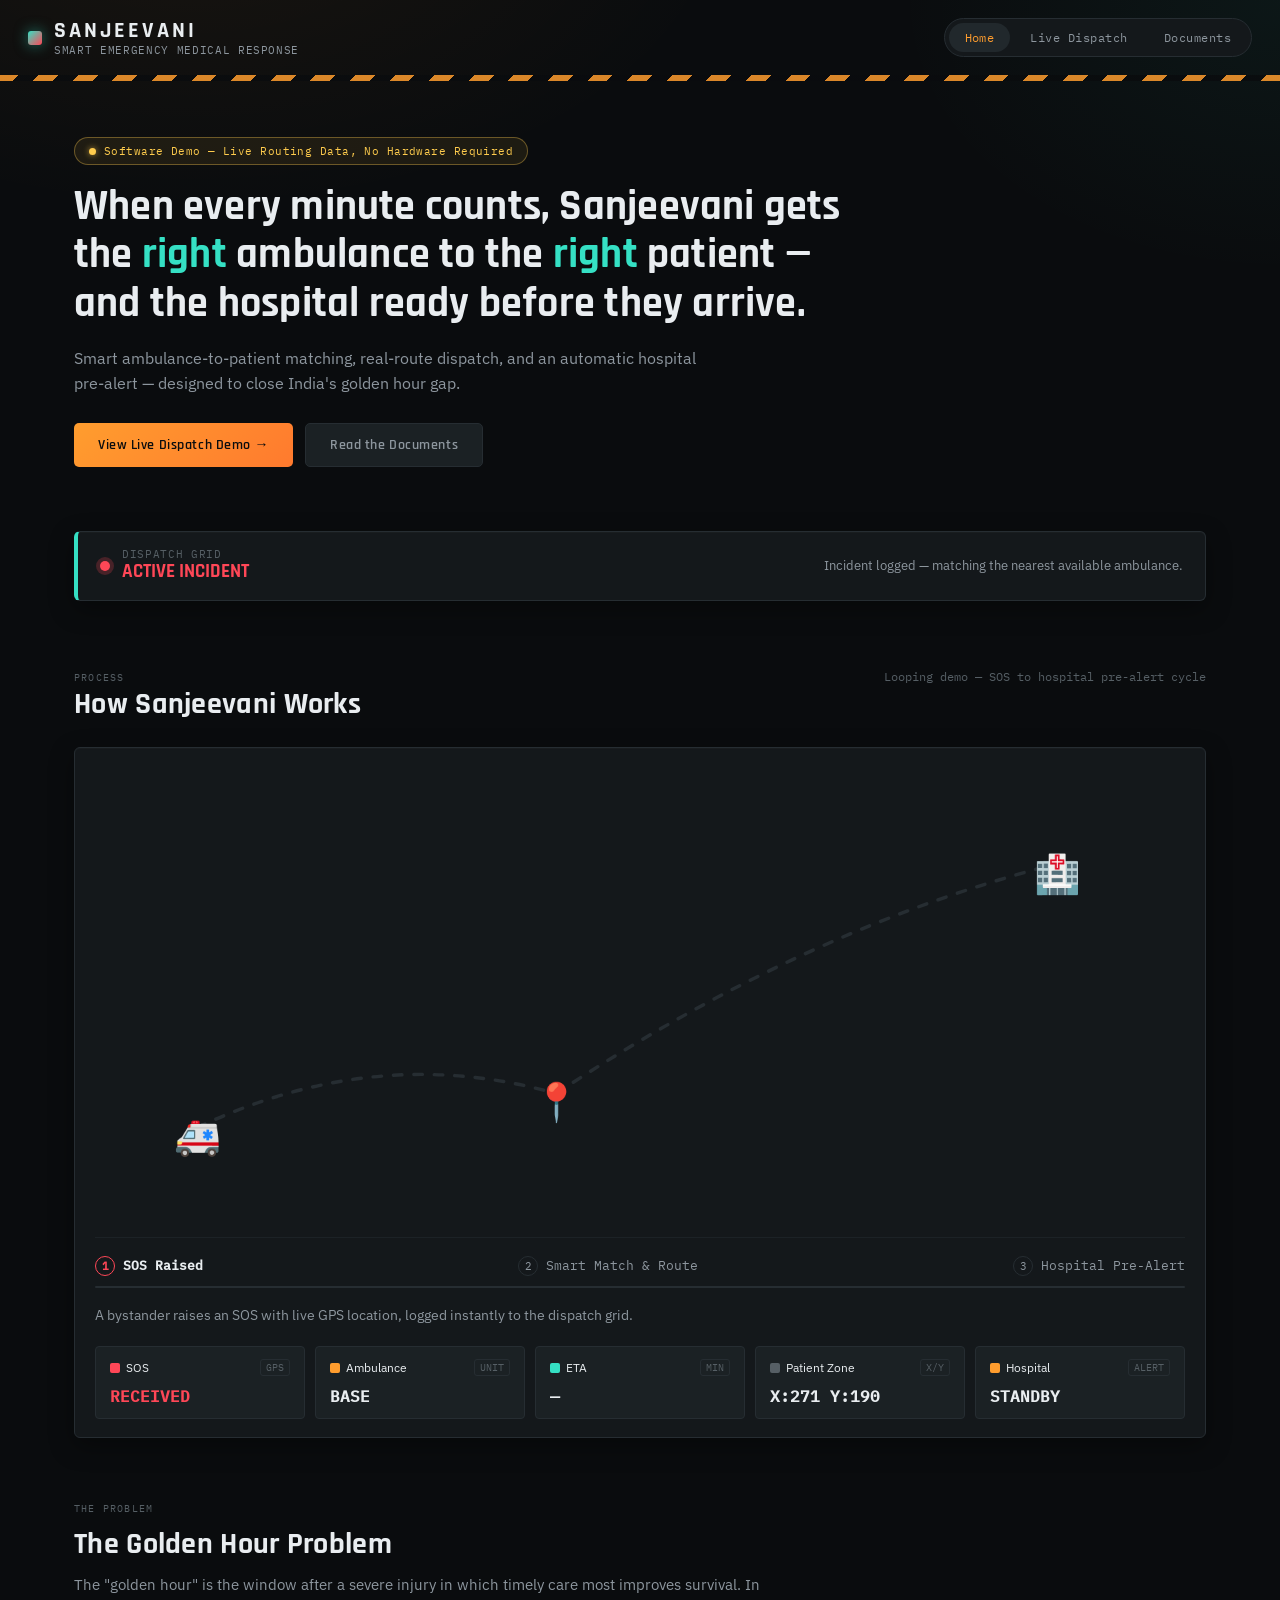
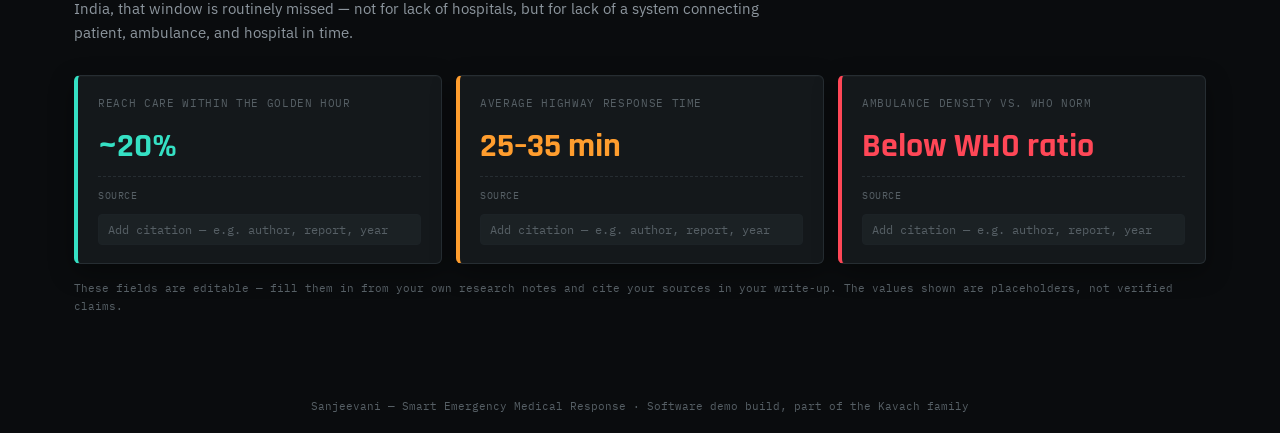
<file: index.html>
<!DOCTYPE html>
<html lang="en">
<head>
<meta charset="UTF-8">
<meta name="viewport" content="width=device-width, initial-scale=1.0">
<title>Sanjeevani — Smart Emergency Medical Response</title>
<meta name="description" content="Sanjeevani is a smart emergency medical response system — smart ambulance-to-patient matching, routing, and hospital pre-alert, closing the golden hour gap.">
<link rel="stylesheet" href="assets/docs/fonts/fonts.css">
<link rel="stylesheet" href="css/style.css">
</head>
<body>

  <header class="site-header">
    <div class="brand">
      <span class="brand-mark" aria-hidden="true"></span>
      <div class="brand-text">
        <span class="brand-name">SANJEEVANI</span>
        <span class="brand-sub">Smart Emergency Medical Response</span>
      </div>
    </div>
    <nav class="site-nav" aria-label="Primary">
      <a class="site-nav-link is-active" href="index.html">Home</a>
      <a class="site-nav-link" href="dispatch-demo.html">Live Dispatch</a>
      <a class="site-nav-link" href="documents.html">Documents</a>
    </nav>
  </header>

  <div class="hazard-rule" role="presentation"></div>

  <main class="page">

    <section class="hero">
      <div class="demo-mode-badge" role="note">
        <span class="demo-mode-dot" aria-hidden="true"></span>
        Software Demo — Live Routing Data, No Hardware Required
      </div>
      <h1 class="hero-pitch">When every minute counts, Sanjeevani gets the <em>right</em> ambulance to the <em>right</em> patient — and the hospital ready before they arrive.</h1>
      <p class="hero-sub">Smart ambulance-to-patient matching, real-route dispatch, and an automatic hospital pre-alert — designed to close India's golden hour gap.</p>
      <div class="hero-actions">
        <a class="btn-primary" href="dispatch-demo.html">View Live Dispatch Demo →</a>
        <a class="btn-ghost" href="documents.html">Read the Documents</a>
      </div>
    </section>

    <div class="status-bar" role="status">
      <div class="status-bar-main">
        <span class="status-bar-dot" id="status-bar-dot" aria-hidden="true"></span>
        <div class="status-bar-text">
          <span class="status-bar-label">DISPATCH GRID</span>
          <span class="status-bar-value" id="status-bar-value">STANDBY</span>
        </div>
      </div>
      <p class="status-bar-note" id="status-bar-note">Demo grid idle — watching for the next simulated SOS below.</p>
    </div>

    <section class="dispatch-preview" id="dispatch-preview" aria-labelledby="live-demo-heading">
      <div class="dispatch-preview-head">
        <div>
          <span class="panel-eyebrow">PROCESS</span>
          <h2 class="section-title" id="live-demo-heading">How Sanjeevani Works</h2>
        </div>
        <p class="dispatch-preview-note">Looping demo — SOS to hospital pre-alert cycle</p>
      </div>

      <div class="dispatch-preview-panel">
        <svg class="dispatch-preview-svg" viewBox="0 0 640 260" xmlns="http://www.w3.org/2000/svg" role="img" aria-label="Animated diagram of an ambulance driving from base to a patient, then on to a hospital">
          <!-- Leg 1: ambulance base -> patient -->
          <path class="preview-route-path" id="preview-route-1"></path>
          <path class="preview-progress-path" id="preview-progress-1"></path>
          <!-- Leg 2: patient -> hospital -->
          <path class="preview-route-path" id="preview-route-2"></path>
          <path class="preview-progress-path" id="preview-progress-2"></path>
          <!-- hospital, fixed position -->
          <g class="preview-hospital" id="preview-hospital" transform="translate(565,55)">
            <text class="preview-hospital-icon" x="0" y="8">🏥</text>
            <g class="preview-eta-badge" id="preview-eta-badge" transform="translate(0,-30)">
              <rect class="preview-eta-badge-bg" x="-22" y="-11" width="44" height="20" rx="10"></rect>
              <text class="preview-eta-badge-text" id="preview-eta-badge-text" x="0" y="3">ETA 7m</text>
            </g>
            <text class="preview-notify-icon" x="24" y="-14">🔔</text>
          </g>
          <!-- patient pin, repositioned each loop by dispatch-preview.js -->
          <g class="preview-patient-pin" id="preview-patient-pin">
            <circle class="preview-pin-pulse-ring" r="4"></circle>
            <text class="preview-pin-icon" x="0" y="7">📍</text>
          </g>
          <!-- ambulance, fixed base position, moved along the legs by JS -->
          <g class="preview-ambulance" id="preview-ambulance" transform="translate(60,210)">
            <text class="preview-ambulance-icon" x="0" y="7">🚑</text>
          </g>
        </svg>

        <div class="dispatch-stepper" id="dispatch-stepper">
          <div class="stepper-items">
            <div class="stepper-item" data-step="1">
              <span class="stepper-index">1</span>
              <span class="stepper-label">SOS Raised</span>
            </div>
            <div class="stepper-item" data-step="2">
              <span class="stepper-index">2</span>
              <span class="stepper-label">Smart Match &amp; Route</span>
            </div>
            <div class="stepper-item" data-step="3">
              <span class="stepper-index">3</span>
              <span class="stepper-label">Hospital Pre-Alert</span>
            </div>
          </div>
          <div class="stepper-track">
            <div class="stepper-track-fill" id="stepper-track-fill"></div>
          </div>
        </div>

        <p class="dispatch-caption" id="dispatch-caption">A bystander raises an SOS with live GPS location, logged instantly to the dispatch grid.</p>

        <div class="dispatch-readout" role="group" aria-label="Live dispatch readout">

          <div class="readout-card" data-tone="red">
            <div class="readout-head">
              <span class="readout-swatch"></span>
              <span class="readout-label">SOS</span>
              <span class="readout-tag">GPS</span>
            </div>
            <div class="readout-value" id="readout-sos">STANDBY</div>
          </div>

          <div class="readout-card" data-tone="amber">
            <div class="readout-head">
              <span class="readout-swatch"></span>
              <span class="readout-label">Ambulance</span>
              <span class="readout-tag">UNIT</span>
            </div>
            <div class="readout-value" id="readout-ambulance">BASE</div>
          </div>

          <div class="readout-card" data-tone="teal">
            <div class="readout-head">
              <span class="readout-swatch"></span>
              <span class="readout-label">ETA</span>
              <span class="readout-tag">MIN</span>
            </div>
            <div class="readout-value" id="readout-eta">—</div>
          </div>

          <div class="readout-card" data-tone="grey">
            <div class="readout-head">
              <span class="readout-swatch"></span>
              <span class="readout-label">Patient Zone</span>
              <span class="readout-tag">X/Y</span>
            </div>
            <div class="readout-value" id="readout-zone">X:0 Y:0</div>
          </div>

          <div class="readout-card" data-tone="amber">
            <div class="readout-head">
              <span class="readout-swatch"></span>
              <span class="readout-label">Hospital</span>
              <span class="readout-tag">ALERT</span>
            </div>
            <div class="readout-value" id="readout-hospital">STANDBY</div>
          </div>

        </div>
      </div>
    </section>

    <section class="golden-hour" aria-labelledby="golden-hour-title">
      <div class="section-head">
        <span class="panel-eyebrow">THE PROBLEM</span>
        <h2 class="section-title" id="golden-hour-title">The Golden Hour Problem</h2>
        <p class="section-lede">The "golden hour" is the window after a severe injury in which timely care most improves survival. In India, that window is routinely missed — not for lack of hospitals, but for lack of a system connecting patient, ambulance, and hospital in time.</p>
      </div>

      <div class="stat-panel" role="group" aria-label="Editable golden hour statistics">

        <div class="stat-card" data-tone="teal">
          <span class="stat-card-label">Reach Care Within the Golden Hour</span>
          <input class="stat-input" type="text" id="stat-golden-hour" value="~20%" aria-label="Percentage of accident victims reaching care within the golden hour">
          <span class="stat-source-label">Source</span>
          <input class="stat-source-input" type="text" id="source-golden-hour" placeholder="Add citation — e.g. author, report, year">
        </div>

        <div class="stat-card" data-tone="amber">
          <span class="stat-card-label">Average Highway Response Time</span>
          <input class="stat-input" type="text" id="stat-response-time" value="25–35 min" aria-label="Average highway ambulance response time">
          <span class="stat-source-label">Source</span>
          <input class="stat-source-input" type="text" id="source-response-time" placeholder="Add citation — e.g. author, report, year">
        </div>

        <div class="stat-card" data-tone="red">
          <span class="stat-card-label">Ambulance Density vs. WHO Norm</span>
          <input class="stat-input" type="text" id="stat-density" value="Below WHO ratio" aria-label="Ambulance density relative to WHO recommendation">
          <span class="stat-source-label">Source</span>
          <input class="stat-source-input" type="text" id="source-density" placeholder="Add citation — e.g. author, report, year">
        </div>

      </div>

      <p class="stat-panel-note">These fields are editable — fill them in from your own research notes and cite your sources in your write-up. The values shown are placeholders, not verified claims.</p>
    </section>

  </main>

  <footer class="site-footer">
    <span>Sanjeevani — Smart Emergency Medical Response · Software demo build, part of the Kavach family</span>
  </footer>

  <script src="js/dispatch-preview.js" defer></script>

</body>
</html>
</file>
<file: assets/docs/fonts/fonts.css>
/* ==========================================================================
   Locally bundled fonts — no CDN / Google Fonts dependency
   ========================================================================== */

@font-face {
  font-family: 'Rajdhani';
  font-style: normal;
  font-weight: 500;
  font-display: swap;
  src: url('rajdhani-latin-500-normal.woff2') format('woff2');
}
@font-face {
  font-family: 'Rajdhani';
  font-style: normal;
  font-weight: 600;
  font-display: swap;
  src: url('rajdhani-latin-600-normal.woff2') format('woff2');
}
@font-face {
  font-family: 'Rajdhani';
  font-style: normal;
  font-weight: 700;
  font-display: swap;
  src: url('rajdhani-latin-700-normal.woff2') format('woff2');
}

@font-face {
  font-family: 'IBM Plex Sans';
  font-style: normal;
  font-weight: 400;
  font-display: swap;
  src: url('ibm-plex-sans-latin-400-normal.woff2') format('woff2');
}
@font-face {
  font-family: 'IBM Plex Sans';
  font-style: normal;
  font-weight: 500;
  font-display: swap;
  src: url('ibm-plex-sans-latin-500-normal.woff2') format('woff2');
}
@font-face {
  font-family: 'IBM Plex Sans';
  font-style: normal;
  font-weight: 600;
  font-display: swap;
  src: url('ibm-plex-sans-latin-600-normal.woff2') format('woff2');
}

@font-face {
  font-family: 'IBM Plex Mono';
  font-style: normal;
  font-weight: 400;
  font-display: swap;
  src: url('ibm-plex-mono-latin-400-normal.woff2') format('woff2');
}
@font-face {
  font-family: 'IBM Plex Mono';
  font-style: normal;
  font-weight: 500;
  font-display: swap;
  src: url('ibm-plex-mono-latin-500-normal.woff2') format('woff2');
}
</file>
<file: css/style.css>
/* ==========================================================================
   Sanjeevani — Smart Emergency Medical Response
   MERGED STYLESHEET — combines the two versions you had into one file.

   What was wrong / what I did:
   - You had two stylesheets using two DIFFERENT token systems
     (--bg/--surface/--text... vs --ink/--panel/--paper/--muted...).
     If both ever got loaded, or your HTML mixed classes from both files,
     colors/fonts would silently fall back to browser defaults because the
     variables didn't exist in whichever file "won". That's almost
     certainly why things looked broken.
   - Kept the FIRST file as the base, since it's the literal Kavach Design
     System used across your other project sites (Extingo, etc.) and is
     the only one of the two with the dashboard, sensor tiles, log panel,
     input panel, documents page, and full dispatch-demo map/route styles.
     The second file only covered the homepage.
   - The second file's homepage "dispatch preview" section was a more
     finished revision (numbered stepper + live readout cards, JS-driven
     progress line instead of CSS keyframes) — I kept THAT version, but
     re-skinned every color/font in it to the Kavach tokens below so it
     matches the rest of the site instead of introducing a second palette.
   - Dropped the second file's global `section { border-bottom... }` rule
     on purpose — it would have added an unwanted divider line and huge
     padding to every <section> on every other page (dashboard, docs,
     dispatch demo), not just the homepage.
   ========================================================================== */
:root {
  --bg: #0a0c0e;
  --surface: #14181b;
  --surface-2: #1b2124;
  --surface-3: #21282c;
  --border: #262d32;
  --border-soft: #1c2226;

  --text: #e9edf0;
  --text-dim: #8d969e;
  --text-faint: #565f65;

  --amber: #ff9d2e;
  --amber-dim: #7a4f1c;
  --red: #ff4757;
  --red-dim: #6e232b;
  --teal: #35e0c4;
  --teal-dim: #1c5a4e;
  --yellow: #ffcc4d;

  --font-display: 'Rajdhani', sans-serif;
  --font-body: 'IBM Plex Sans', sans-serif;
  --font-mono: 'IBM Plex Mono', monospace;

  --radius: 6px;
  --shadow-panel: 0 1px 0 rgba(255,255,255,0.02) inset, 0 8px 24px rgba(0,0,0,0.35);
}

* { box-sizing: border-box; }

html, body {
  margin: 0;
  padding: 0;
  background: var(--bg);
  color: var(--text);
  font-family: var(--font-body);
  -webkit-font-smoothing: antialiased;
}

body {
  background-image:
    radial-gradient(ellipse 900px 500px at 15% -10%, rgba(255,157,46,0.06), transparent 60%),
    radial-gradient(ellipse 700px 500px at 100% 0%, rgba(53,224,196,0.05), transparent 55%);
  background-attachment: fixed;
}

h1, h2, h3 { margin: 0; font-family: var(--font-display); }

p { line-height: 1.6; }

a { color: inherit; }

:focus-visible {
  outline: 2px solid var(--teal);
  outline-offset: 2px;
}

/* ==========================================================================
   Header
   ========================================================================== */
.site-header {
  display: flex;
  align-items: center;
  justify-content: space-between;
  gap: 24px;
  padding: 18px 28px;
  flex-wrap: wrap;
}

.brand { display: flex; align-items: center; gap: 12px; }

.brand-mark {
  width: 14px;
  height: 14px;
  border-radius: 3px;
  background: linear-gradient(135deg, var(--teal), var(--red));
  box-shadow: 0 0 14px rgba(53,224,196,0.5);
  flex-shrink: 0;
}

.brand-text { display: flex; flex-direction: column; line-height: 1.1; }

.brand-name {
  font-family: var(--font-display);
  font-weight: 700;
  font-size: 22px;
  letter-spacing: 0.14em;
}

.brand-sub {
  font-family: var(--font-mono);
  font-size: 11px;
  color: var(--text-dim);
  letter-spacing: 0.06em;
  text-transform: uppercase;
}

.site-nav {
  display: flex;
  gap: 4px;
  background: var(--surface);
  border: 1px solid var(--border);
  border-radius: 20px;
  padding: 4px;
}

.site-nav-link {
  font-family: var(--font-mono);
  font-size: 12px;
  letter-spacing: 0.04em;
  text-decoration: none;
  color: var(--text-dim);
  padding: 7px 16px;
  border-radius: 16px;
  transition: color 0.2s ease, background 0.2s ease;
}
.site-nav-link:hover { color: var(--text); }
.site-nav-link.is-active {
  background: var(--surface-3);
  color: var(--amber);
}

/* Signature hazard-stripe divider, directly under the header */
.hazard-rule {
  height: 6px;
  width: 100%;
  background: repeating-linear-gradient(
    -45deg,
    var(--amber) 0px,
    var(--amber) 14px,
    #0a0c0e 14px,
    #0a0c0e 28px
  );
  opacity: 0.85;
}

/* ==========================================================================
   Page shell
   ========================================================================== */
.page {
  max-width: 1180px;
  margin: 0 auto;
  padding: 0 24px 64px;
  display: flex;
  flex-direction: column;
  gap: 64px;
}

.panel-eyebrow {
  font-family: var(--font-mono);
  font-size: 10px;
  letter-spacing: 0.12em;
  color: var(--text-faint);
  text-transform: uppercase;
}

.section-head {
  display: flex;
  flex-direction: column;
  gap: 10px;
  max-width: 720px;
  margin-bottom: 30px;
}

.section-title {
  font-size: 30px;
  font-weight: 700;
  letter-spacing: 0.01em;
}

.section-lede {
  font-size: 15px;
  color: var(--text-dim);
  margin: 0;
}

/* ==========================================================================
   Demo mode badge (shared component)
   ========================================================================== */
.demo-mode-badge {
  align-self: flex-start;
  display: inline-flex;
  align-items: center;
  gap: 8px;
  font-family: var(--font-mono);
  font-size: 11px;
  letter-spacing: 0.04em;
  color: var(--yellow);
  background: rgba(255, 204, 77, 0.08);
  border: 1px solid rgba(255, 204, 77, 0.35);
  border-radius: 20px;
  padding: 6px 14px;
}

.demo-mode-dot {
  width: 7px;
  height: 7px;
  border-radius: 50%;
  background: var(--yellow);
  box-shadow: 0 0 6px rgba(255, 204, 77, 0.7);
  flex-shrink: 0;
}

.demo-mode-badge--critical {
  color: var(--red);
  background: rgba(255, 71, 87, 0.08);
  border-color: rgba(255, 71, 87, 0.35);
}
.demo-mode-badge--critical .demo-mode-dot {
  background: var(--red);
  box-shadow: 0 0 6px rgba(255, 71, 87, 0.7);
}

.badge-row {
  display: flex;
  flex-wrap: wrap;
  gap: 10px;
}

/* ==========================================================================
   Hero
   ========================================================================== */
.hero {
  padding-top: 56px;
  display: flex;
  flex-direction: column;
  align-items: flex-start;
  gap: 18px;
}

.hero-pitch {
  font-size: 42px;
  font-weight: 700;
  line-height: 1.15;
  letter-spacing: 0.005em;
  max-width: 780px;
}

.hero-pitch em {
  font-style: normal;
  color: var(--teal);
}

.hero-sub {
  font-size: 16px;
  color: var(--text-dim);
  max-width: 640px;
  margin: 0;
}

.hero-actions {
  display: flex;
  gap: 12px;
  flex-wrap: wrap;
  margin-top: 8px;
}

/* ==========================================================================
   Buttons
   ========================================================================== */
.btn-primary,
.btn-ghost {
  all: unset;
  cursor: pointer;
  display: inline-flex;
  align-items: center;
  gap: 8px;
  font-family: var(--font-display);
  font-weight: 600;
  font-size: 14px;
  letter-spacing: 0.04em;
  padding: 12px 24px;
  border-radius: 5px;
  text-align: center;
  box-sizing: border-box;
}

.btn-primary {
  background: linear-gradient(135deg, var(--amber), #ff7a2e);
  color: #0a0c0e;
}
.btn-primary:hover { filter: brightness(1.08); }
.btn-primary:focus-visible { outline: 2px solid var(--text); outline-offset: 2px; }

.btn-ghost {
  background: var(--surface-2);
  border: 1px solid var(--border);
  color: var(--text-dim);
}
.btn-ghost:hover { border-color: var(--text-dim); color: var(--text); }
.btn-ghost:focus-visible { outline: 2px solid var(--teal); outline-offset: 2px; }

/* ==========================================================================
   Golden Hour Problem — stat panel
   ========================================================================== */
.golden-hour {
  display: flex;
  flex-direction: column;
}

.stat-panel {
  display: grid;
  grid-template-columns: repeat(auto-fit, minmax(220px, 1fr));
  gap: 14px;
}

.stat-card {
  background: var(--surface);
  border: 1px solid var(--border);
  border-left: 4px solid var(--border);
  border-radius: var(--radius);
  padding: 20px 20px 18px;
  box-shadow: var(--shadow-panel);
  display: flex;
  flex-direction: column;
  gap: 12px;
}

.stat-card-label {
  font-family: var(--font-mono);
  font-size: 11px;
  color: var(--text-faint);
  text-transform: uppercase;
  letter-spacing: 0.06em;
}

.stat-input {
  all: unset;
  box-sizing: border-box;
  width: 100%;
  font-family: var(--font-display);
  font-weight: 700;
  font-size: 34px;
  color: var(--teal);
  background: transparent;
  border-bottom: 1px dashed var(--border);
  padding: 2px 0 8px;
}
.stat-input:focus {
  border-bottom-color: var(--teal);
}
.stat-input::placeholder { color: var(--text-faint); }

.stat-card[data-tone="teal"] { border-left-color: var(--teal); }
.stat-card[data-tone="teal"] .stat-input { color: var(--teal); }
.stat-card[data-tone="amber"] { border-left-color: var(--amber); }
.stat-card[data-tone="amber"] .stat-input { color: var(--amber); }
.stat-card[data-tone="red"] { border-left-color: var(--red); }
.stat-card[data-tone="red"] .stat-input { color: var(--red); }

.stat-source-label {
  font-family: var(--font-mono);
  font-size: 10px;
  color: var(--text-faint);
  text-transform: uppercase;
  letter-spacing: 0.06em;
}

.stat-source-input {
  all: unset;
  box-sizing: border-box;
  width: 100%;
  font-family: var(--font-mono);
  font-size: 12px;
  color: var(--text-dim);
  background: var(--surface-2);
  border: 1px solid var(--border-soft);
  border-radius: 4px;
  padding: 7px 9px;
}
.stat-source-input:focus {
  outline: 2px solid var(--teal);
  outline-offset: 1px;
  border-color: var(--teal);
}
.stat-source-input::placeholder { color: var(--text-faint); }

.stat-panel-note {
  margin: 16px 0 0;
  font-family: var(--font-mono);
  font-size: 11px;
  color: var(--text-faint);
  line-height: 1.6;
}

/* ==========================================================================
   How Sanjeevani Works — 3-step flow
   ========================================================================== */
.step-flow {
  display: grid;
  grid-template-columns: repeat(3, 1fr);
  gap: 0;
  align-items: stretch;
}

.step-card {
  background: var(--surface);
  border: 1px solid var(--border);
  border-radius: var(--radius);
  box-shadow: var(--shadow-panel);
  padding: 24px 22px;
  display: flex;
  flex-direction: column;
  gap: 14px;
  position: relative;
}

.step-index {
  font-family: var(--font-mono);
  font-size: 11px;
  color: var(--text-faint);
  letter-spacing: 0.1em;
}

.step-icon {
  width: 44px;
  height: 44px;
  border-radius: 10px;
  background: var(--surface-3);
  border: 1px solid var(--border);
  display: flex;
  align-items: center;
  justify-content: center;
  font-size: 20px;
}

.step-card[data-step="1"] .step-icon { color: var(--red); box-shadow: 0 0 14px rgba(255,71,87,0.18) inset; }
.step-card[data-step="2"] .step-icon { color: var(--teal); box-shadow: 0 0 14px rgba(53,224,196,0.18) inset; }
.step-card[data-step="3"] .step-icon { color: var(--amber); box-shadow: 0 0 14px rgba(255,157,46,0.18) inset; }

.step-title {
  font-size: 18px;
  font-weight: 600;
}

.step-desc {
  font-size: 13.5px;
  color: var(--text-dim);
  margin: 0;
  line-height: 1.55;
}

.step-connector {
  display: flex;
  align-items: center;
  justify-content: center;
  color: var(--text-faint);
  font-family: var(--font-mono);
  font-size: 18px;
  padding: 0 4px;
}

/* ==========================================================================
   Status bar — thin live-status strip that sits between the hero and the
   dispatch preview panel on the homepage (ported from the second file)
   ========================================================================== */
.status-bar {
  display: flex;
  align-items: center;
  justify-content: space-between;
  flex-wrap: wrap;
  gap: 8px 20px;
  padding: 16px 22px;
  background: var(--surface);
  border: 1px solid var(--border);
  border-left: 4px solid var(--teal);
  border-radius: var(--radius);
  box-shadow: var(--shadow-panel);
}

.status-bar-main { display: flex; align-items: center; gap: 12px; }

.status-bar-dot {
  width: 10px;
  height: 10px;
  border-radius: 50%;
  background: var(--teal);
  box-shadow: 0 0 0 4px rgba(53, 224, 196, 0.22);
  flex-shrink: 0;
  transition: background 200ms ease, box-shadow 200ms ease;
}
.status-bar-dot.is-live {
  background: var(--red);
  box-shadow: 0 0 0 4px rgba(255, 71, 87, 0.22);
  animation: status-bar-pulse 1200ms ease-in-out infinite;
}

@keyframes status-bar-pulse {
  0%, 100% { transform: scale(1); }
  50% { transform: scale(1.25); }
}

.status-bar-text { display: flex; flex-direction: column; line-height: 1.2; }

.status-bar-label {
  font-family: var(--font-mono);
  font-size: 11px;
  letter-spacing: 0.06em;
  color: var(--text-faint);
  text-transform: uppercase;
}

.status-bar-value {
  font-family: var(--font-display);
  font-size: 19px;
  font-weight: 700;
  color: var(--teal);
  transition: color 200ms ease;
}
.status-bar-value.is-live { color: var(--red); }

.status-bar-note {
  margin: 0;
  font-size: 13px;
  color: var(--text-dim);
}

/* ==========================================================================
   Dashboard-style page shell (dispatch demo, etc.)
   ========================================================================== */
.dashboard {
  max-width: 1180px;
  margin: 0 auto;
  padding: 28px 24px 64px;
  display: flex;
  flex-direction: column;
  gap: 22px;
}

.header-meta { display: flex; gap: 28px; flex-wrap: wrap; }

.meta-item { display: flex; flex-direction: column; gap: 2px; }

.meta-label {
  font-family: var(--font-mono);
  font-size: 10px;
  text-transform: uppercase;
  letter-spacing: 0.08em;
  color: var(--text-faint);
}

.meta-value {
  font-family: var(--font-mono);
  font-size: 14px;
  color: var(--text);
  font-weight: 500;
}

.panel-title {
  font-size: 19px;
  font-weight: 600;
  letter-spacing: 0.02em;
}

.panel-note {
  font-family: var(--font-mono);
  font-size: 11px;
  color: var(--text-faint);
}

.panel-head {
  display: flex;
  align-items: baseline;
  gap: 10px;
  margin-bottom: 14px;
  flex-wrap: wrap;
}
.panel-head .panel-title { margin-right: auto; }

/* ==========================================================================
   Status banner (dashboard-page emergency status, distinct from .status-bar)
   ========================================================================== */
.status-banner {
  display: flex;
  align-items: center;
  gap: 16px;
  padding: 16px 20px;
  border-radius: var(--radius);
  border: 1px solid var(--border);
  background: var(--surface);
  box-shadow: var(--shadow-panel);
  transition: background 0.4s ease, border-color 0.4s ease;
}

.status-led {
  width: 12px;
  height: 12px;
  border-radius: 50%;
  background: var(--teal);
  box-shadow: 0 0 10px var(--teal);
  flex-shrink: 0;
}

.status-copy { display: flex; flex-direction: column; gap: 2px; }

.status-label {
  font-family: var(--font-mono);
  font-size: 10px;
  color: var(--text-faint);
  text-transform: uppercase;
  letter-spacing: 0.08em;
}

.status-value {
  font-family: var(--font-display);
  font-weight: 700;
  font-size: 22px;
  letter-spacing: 0.06em;
}

.status-detail {
  font-family: var(--font-mono);
  font-size: 12px;
  color: var(--text-dim);
  margin-left: auto;
  text-align: right;
}

.status-normal .status-led { background: var(--teal); box-shadow: 0 0 10px var(--teal); }
.status-normal .status-value { color: var(--teal); }

.status-warning { border-color: var(--amber-dim); }
.status-warning .status-led { background: var(--amber); box-shadow: 0 0 10px var(--amber); }
.status-warning .status-value { color: var(--amber); }

.status-emergency {
  border-color: var(--red);
  background: linear-gradient(180deg, rgba(255,71,87,0.10), rgba(255,71,87,0.02));
  animation: emergency-pulse 1.4s ease-in-out infinite;
}
.status-emergency .status-led { background: var(--red); box-shadow: 0 0 14px var(--red); }
.status-emergency .status-value { color: var(--red); }

@keyframes emergency-pulse {
  0%, 100% { box-shadow: 0 0 0 rgba(255,71,87,0); }
  50% { box-shadow: 0 0 26px rgba(255,71,87,0.28); }
}

/* ==========================================================================
   Sensor-tile component
   ========================================================================== */
.sensor-grid {
  display: grid;
  grid-template-columns: repeat(auto-fit, minmax(170px, 1fr));
  gap: 14px;
}

.sensor-tile {
  background: var(--surface);
  border: 1px solid var(--border);
  border-radius: var(--radius);
  padding: 14px 16px;
  display: flex;
  flex-direction: column;
  gap: 10px;
  box-shadow: var(--shadow-panel);
  transition: border-color 0.3s ease;
}

.sensor-tile[data-state="warning"] { border-color: var(--amber-dim); }
.sensor-tile[data-state="emergency"] { border-color: var(--red); }
.sensor-tile[data-state="active"] { border-color: var(--teal-dim); }

.tile-head { display: flex; align-items: center; gap: 8px; }

.tile-icon {
  width: 14px;
  height: 14px;
  border-radius: 3px;
  background: var(--surface-3);
  flex-shrink: 0;
}
.tile-icon-ambulance { background: var(--red); box-shadow: 0 0 8px rgba(255,71,87,0.4); }
.tile-icon-hospital { background: var(--amber); box-shadow: 0 0 8px rgba(255,157,46,0.4); }

.tile-title {
  font-size: 14px;
  font-weight: 600;
  flex: 1;
}

.tile-tag {
  font-family: var(--font-mono);
  font-size: 9px;
  color: var(--text-faint);
  border: 1px solid var(--border);
  border-radius: 3px;
  padding: 1px 5px;
  letter-spacing: 0.06em;
}

.tile-body {
  display: flex;
  align-items: baseline;
  gap: 5px;
  font-family: var(--font-mono);
}

.tile-value {
  font-size: 26px;
  font-weight: 600;
  color: var(--text);
}
.tile-value.is-active { color: var(--teal); }

.tile-unit { font-size: 12px; color: var(--text-faint); }

.tile-trend { margin-left: auto; font-size: 14px; color: var(--text-faint); }
.tile-trend[data-trend="down"] { color: var(--teal); }
.tile-trend[data-trend="up"] { color: var(--amber); }

.tile-foot { border-top: 1px solid var(--border-soft); padding-top: 8px; }

.tile-state {
  font-family: var(--font-mono);
  font-size: 11px;
  color: var(--text-dim);
}

/* ==========================================================================
   Log panel
   ========================================================================== */
.log-panel {
  background: var(--surface);
  border: 1px solid var(--border);
  border-radius: var(--radius);
  padding: 4px 18px 12px;
  box-shadow: var(--shadow-panel);
}

.log-toggle {
  all: unset;
  display: flex;
  align-items: center;
  gap: 10px;
  width: 100%;
  cursor: pointer;
  padding: 12px 0;
  box-sizing: border-box;
}
.log-toggle .panel-title { margin-right: auto; }
.log-toggle-icon { color: var(--text-faint); transition: transform 0.25s ease; }
.log-toggle[aria-expanded="false"] .log-toggle-icon { transform: rotate(-90deg); }
.log-toggle[aria-expanded="false"] + .log-list { display: none; }

.log-list {
  list-style: none;
  margin: 4px 0 0;
  padding: 0;
  display: flex;
  flex-direction: column;
  gap: 6px;
}

.log-list li {
  display: flex;
  gap: 10px;
  font-family: var(--font-mono);
  font-size: 12px;
  padding: 8px 10px;
  border-radius: 4px;
  background: var(--surface-2);
  border-left: 2px solid var(--border);
  color: var(--text-dim);
}

.log-list li .log-time { color: var(--text-faint); flex-shrink: 0; }
.log-list li.log-warning { border-left-color: var(--amber); color: var(--text); }
.log-list li.log-emergency { border-left-color: var(--red); color: var(--text); }
.log-list li.log-normal { border-left-color: var(--teal); }
.log-list li.log-info { border-left-color: var(--border); }

.log-empty { color: var(--text-faint); font-style: normal; padding: 10px; }

/* ==========================================================================
   Input panel
   ========================================================================== */
.input-panel {
  background: var(--surface);
  border: 1px solid var(--border);
  border-radius: var(--radius);
  padding: 20px 22px 22px;
  box-shadow: var(--shadow-panel);
}

.input-grid {
  display: grid;
  grid-template-columns: repeat(auto-fit, minmax(160px, 1fr));
  gap: 16px;
}

.input-field { display: flex; flex-direction: column; gap: 6px; }

.input-field label {
  font-family: var(--font-mono);
  font-size: 11px;
  color: var(--text-dim);
  text-transform: uppercase;
  letter-spacing: 0.05em;
}

.input-field input[type="text"],
.input-field select {
  background: var(--surface-2);
  border: 1px solid var(--border);
  border-radius: 4px;
  color: var(--text);
  font-family: var(--font-mono);
  font-size: 14px;
  padding: 9px 10px;
  width: 100%;
}
.input-field input[type="text"]:focus,
.input-field select:focus {
  outline: 2px solid var(--teal);
  outline-offset: 1px;
  border-color: var(--teal);
}

.input-hint {
  margin: 14px 0 0;
  font-size: 12px;
  color: var(--text-faint);
  line-height: 1.5;
}

.input-actions {
  display: flex;
  gap: 12px;
  margin-top: 20px;
  flex-wrap: wrap;
}

.submit-btn, .reset-btn, .resolve-btn {
  all: unset;
  cursor: pointer;
  font-family: var(--font-display);
  font-weight: 600;
  font-size: 14px;
  letter-spacing: 0.04em;
  padding: 11px 22px;
  border-radius: 5px;
  text-align: center;
}

.submit-btn {
  background: linear-gradient(135deg, var(--amber), #ff7a2e);
  color: #0a0c0e;
}
.submit-btn:hover { filter: brightness(1.08); }
.submit-btn:focus-visible { outline: 2px solid var(--text); outline-offset: 2px; }
.submit-btn:disabled { opacity: 0.5; cursor: not-allowed; filter: none; }

.reset-btn {
  background: var(--surface-2);
  border: 1px solid var(--border);
  color: var(--text-dim);
}
.reset-btn:hover { border-color: var(--text-dim); color: var(--text); }
.reset-btn:focus-visible { outline: 2px solid var(--text); outline-offset: 2px; }

.resolve-btn {
  background: linear-gradient(135deg, var(--teal), #1fb39c);
  color: #0a0c0e;
}
.resolve-btn:hover { filter: brightness(1.08); }
.resolve-btn:focus-visible { outline: 2px solid var(--text); outline-offset: 2px; }

/* ==========================================================================
   Documents page
   ========================================================================== */
.page-intro {
  display: flex;
  flex-direction: column;
  gap: 4px;
  margin-bottom: 4px;
}
.page-intro .panel-title { font-size: 24px; }
.page-intro-note {
  font-family: var(--font-mono);
  font-size: 12px;
  color: var(--text-faint);
}

.doc-grid {
  display: grid;
  grid-template-columns: repeat(auto-fit, minmax(280px, 1fr));
  gap: 18px;
}

.doc-card {
  background: var(--surface);
  border: 1px solid var(--border);
  border-radius: var(--radius);
  box-shadow: var(--shadow-panel);
  display: flex;
  flex-direction: column;
  overflow: hidden;
}

.doc-card-head {
  padding: 16px 18px 12px;
  display: flex;
  flex-direction: column;
  gap: 4px;
}

.doc-card-eyebrow {
  font-family: var(--font-mono);
  font-size: 10px;
  letter-spacing: 0.1em;
  text-transform: uppercase;
  color: var(--amber);
}

.doc-card-title {
  font-family: var(--font-display);
  font-size: 19px;
  font-weight: 600;
}

.doc-card-desc {
  font-size: 13px;
  color: var(--text-dim);
  line-height: 1.4;
  margin: 2px 0 0;
}

.doc-preview-wrap {
  position: relative;
  height: 220px;
  background: var(--surface-2);
  border-top: 1px solid var(--border-soft);
  border-bottom: 1px solid var(--border-soft);
}

.doc-preview-wrap iframe,
.doc-preview-wrap video {
  width: 100%;
  height: 100%;
  border: 0;
  display: block;
  background: #0d1011;
}

.doc-preview-fallback {
  position: absolute;
  inset: 0;
  display: flex;
  align-items: center;
  justify-content: center;
  flex-direction: column;
  gap: 6px;
  padding: 16px;
  text-align: center;
  font-family: var(--font-mono);
  font-size: 11px;
  color: var(--text-faint);
  pointer-events: none;
}

.doc-card-foot {
  padding: 12px 18px 16px;
  display: flex;
  align-items: center;
  gap: 12px;
}

.doc-tag {
  font-family: var(--font-mono);
  font-size: 10px;
  color: var(--text-faint);
  border: 1px solid var(--border);
  border-radius: 3px;
  padding: 2px 6px;
  letter-spacing: 0.04em;
}

.doc-download {
  margin-left: auto;
  display: inline-flex;
  align-items: center;
  gap: 6px;
  font-family: var(--font-display);
  font-weight: 600;
  font-size: 13px;
  letter-spacing: 0.02em;
  color: #0a0c0e;
  background: linear-gradient(135deg, var(--amber), #ff7a2e);
  text-decoration: none;
  padding: 8px 16px;
  border-radius: 5px;
  transition: filter 0.2s ease;
}
.doc-download:hover { filter: brightness(1.08); }
.doc-download:focus-visible { outline: 2px solid var(--text); outline-offset: 2px; }
.doc-download-icon { font-size: 12px; }

/* ==========================================================================
   Footer
   ========================================================================== */
.site-footer {
  text-align: center;
  padding: 20px;
  font-family: var(--font-mono);
  font-size: 11px;
  color: var(--text-faint);
}

/* ==========================================================================
   Page fade-in
   ========================================================================== */
.site-header,
.page,
.dashboard {
  animation: page-fade-in 0.4s ease both;
}
@keyframes page-fade-in {
  from { opacity: 0; transform: translateY(6px); }
  to   { opacity: 1; transform: translateY(0); }
}

/* ==========================================================================
   Dispatch demo page — map + routing layout
   ========================================================================== */
.dispatch-layout {
  display: grid;
  grid-template-columns: 1.4fr 1fr;
  gap: 14px;
  align-items: start;
}

.map-panel,
.route-panel,
.prealert-panel {
  background: var(--surface);
  border: 1px solid var(--border);
  border-radius: var(--radius);
  padding: 16px 18px 18px;
  box-shadow: var(--shadow-panel);
}

.map-canvas-wrap {
  position: relative;
  height: 420px;
  border-radius: 4px;
  overflow: hidden;
  border: 1px solid var(--border-soft);
  background: var(--surface-2);
}

#map { position: absolute; inset: 0; width: 100%; height: 100%; }

.map-fallback {
  position: absolute;
  inset: 0;
  display: none;
  flex-direction: column;
  align-items: center;
  justify-content: center;
  gap: 12px;
  padding: 20px;
  text-align: center;
}
.map-fallback.is-visible { display: flex; }

.map-fallback-label {
  font-family: var(--font-mono);
  font-size: 11px;
  color: var(--text-faint);
  max-width: 340px;
}

.map-fallback-list {
  list-style: none;
  margin: 0;
  padding: 0;
  display: flex;
  flex-direction: column;
  gap: 6px;
  width: 100%;
  max-width: 360px;
}

.map-fallback-list li {
  display: flex;
  align-items: center;
  gap: 8px;
  font-family: var(--font-mono);
  font-size: 12px;
  color: var(--text-dim);
  background: var(--surface);
  border: 1px solid var(--border-soft);
  border-radius: 4px;
  padding: 8px 10px;
  text-align: left;
}
.map-fallback-list li[data-role="patient"] { border-left: 2px solid var(--red); }
.map-fallback-list li[data-role="ambulance-dispatched"] { border-left: 2px solid var(--teal); }
.map-fallback-list li[data-role="ambulance"] { border-left: 2px solid var(--border); color: var(--text-faint); }
.map-fallback-list li[data-role="hospital-chosen"] { border-left: 2px solid var(--amber); }
.map-fallback-list li[data-role="hospital"] { border-left: 2px solid var(--border); color: var(--text-faint); }

.map-fallback-empty {
  font-family: var(--font-mono);
  font-size: 12px;
  color: var(--text-faint);
}

/* Leaflet marker icons */
.marker-icon {
  font-size: 20px;
  line-height: 1;
  filter: drop-shadow(0 2px 4px rgba(0,0,0,0.5));
}
.marker-icon-ambulance { opacity: 0.55; }
.marker-icon-ambulance.is-dispatched { opacity: 1; animation: marker-pulse 1.2s ease-in-out infinite; }
.marker-icon-hospital { opacity: 0.55; }
.marker-icon-hospital.is-chosen { opacity: 1; }
.marker-icon-patient { opacity: 1; }

@keyframes marker-pulse {
  0%, 100% { transform: scale(1); }
  50% { transform: scale(1.18); }
}

.ext-marker-tooltip {
  font-family: var(--font-mono) !important;
  font-size: 11px !important;
  background: var(--surface-2) !important;
  color: var(--text) !important;
  border: 1px solid var(--border) !important;
  border-radius: 4px !important;
}

.route-leg {
  margin-bottom: 20px;
}
.route-leg:last-child { margin-bottom: 0; }

.route-leg-head {
  display: flex;
  align-items: center;
  gap: 8px;
  margin-bottom: 10px;
}

.route-leg-index {
  font-family: var(--font-mono);
  font-size: 10px;
  color: var(--text-faint);
  border: 1px solid var(--border);
  border-radius: 3px;
  padding: 1px 6px;
  letter-spacing: 0.06em;
}

.route-leg-title {
  font-size: 13.5px;
  font-weight: 600;
  color: var(--text);
}

.route-leg-tiles {
  display: grid;
  grid-template-columns: 1fr 1fr;
  gap: 10px;
}

.route-leg-note {
  margin: 10px 0 0;
  font-family: var(--font-mono);
  font-size: 11px;
  color: var(--text-faint);
  line-height: 1.5;
}

.report-form-note {
  margin: 0 0 14px;
  font-size: 12px;
  color: var(--text-faint);
  line-height: 1.5;
}

.prealert-panel {
  border-color: var(--amber-dim);
  display: none;
}
.prealert-panel.is-visible { display: block; }

.prealert-head {
  display: flex;
  align-items: center;
  gap: 10px;
  margin-bottom: 12px;
}

.prealert-icon {
  width: 34px;
  height: 34px;
  border-radius: 8px;
  background: rgba(255,157,46,0.1);
  border: 1px solid var(--amber-dim);
  display: flex;
  align-items: center;
  justify-content: center;
  font-size: 17px;
  flex-shrink: 0;
}

.prealert-title-wrap { display: flex; flex-direction: column; gap: 1px; }

.prealert-title {
  font-family: var(--font-display);
  font-weight: 700;
  font-size: 17px;
  color: var(--amber);
}

.prealert-meta {
  font-family: var(--font-mono);
  font-size: 11px;
  color: var(--text-faint);
}

.prealert-message {
  background: var(--surface-2);
  border: 1px solid var(--border-soft);
  border-radius: 6px;
  padding: 14px 16px;
  font-family: var(--font-mono);
  font-size: 13px;
  color: var(--text-dim);
  line-height: 1.6;
  white-space: pre-line;
}

.prealert-message strong { color: var(--text); }

/* ==========================================================================
   Homepage Dispatch Preview — looping schematic of
   SOS -> Smart Match & Route -> Hospital Pre-Alert.
   This is the revised version (numbered stepper + live readout cards,
   JS-driven progress line), re-skinned onto the Kavach tokens above.
   Driven by js/dispatch-preview.js.
   ========================================================================== */
.dispatch-preview-head {
  display: flex;
  align-items: baseline;
  justify-content: space-between;
  flex-wrap: wrap;
  gap: 8px 24px;
  margin-bottom: 24px;
}
.dispatch-preview-head .section-title { margin-bottom: 0; }

.dispatch-preview-note {
  margin: 0;
  font-family: var(--font-mono);
  font-size: 12px;
  color: var(--text-faint);
}

.dispatch-preview-panel {
  background: var(--surface);
  border: 1px solid var(--border);
  border-radius: var(--radius);
  box-shadow: var(--shadow-panel);
  padding: 22px 20px 18px;
  /* Visible by default so the panel never depends on JS to be seen.
     dispatch-preview.js can add .pre-reveal for one frame on load, then
     remove it, to play the entrance transition. */
  opacity: 1;
  transform: none;
  transition: opacity 520ms ease, transform 520ms ease;
}

.dispatch-preview-panel.pre-reveal {
  opacity: 0;
  transform: translateY(14px) scale(0.985);
  transition: none;
}

.dispatch-preview-svg {
  width: 100%;
  height: auto;
  display: block;
}

.preview-route-path {
  fill: none;
  stroke: var(--border);
  stroke-width: 2;
  stroke-linecap: round;
  stroke-dasharray: 5 7;
}

.preview-progress-path {
  fill: none;
  stroke: var(--teal);
  stroke-width: 2.5;
  stroke-linecap: round;
  filter: drop-shadow(0 0 4px rgba(53, 224, 196, 0.5));
  /* stroke-dasharray / stroke-dashoffset are set by dispatch-preview.js
     to draw this line in as the ambulance travels along the route. */
}

.preview-hospital-icon,
.preview-ambulance-icon,
.preview-pin-icon,
.preview-notify-icon {
  font-size: 22px;
  text-anchor: middle;
  dominant-baseline: middle;
}

.preview-notify-icon {
  font-size: 15px;
  opacity: 0;
  transition: opacity 200ms ease;
}
.preview-notify-icon.is-active { opacity: 1; }

.preview-eta-badge {
  opacity: 0;
  transition: opacity 300ms ease, transform 300ms ease;
  transform: translateY(4px);
}
.preview-eta-badge.is-active {
  opacity: 1;
  transform: translateY(0);
}

.preview-eta-badge-bg {
  fill: var(--surface-2);
  stroke: var(--amber);
  stroke-width: 1;
}

.preview-eta-badge-text {
  font-family: var(--font-mono);
  font-size: 11px;
  font-weight: 700;
  fill: var(--amber);
  text-anchor: middle;
}

.preview-patient-pin {
  opacity: 0;
  transform-box: fill-box;
  transform-origin: center;
  transition: opacity 200ms ease;
}
.preview-patient-pin.is-active { opacity: 1; }

.preview-pin-pulse-ring {
  fill: none;
  stroke: var(--red);
  stroke-width: 2;
  opacity: 0.7;
  transform-origin: center;
}
.preview-patient-pin.is-active .preview-pin-pulse-ring {
  animation: preview-pulse 1600ms ease-out infinite;
}

@keyframes preview-pulse {
  0%   { r: 4;  opacity: 0.7; }
  100% { r: 16; opacity: 0; }
}

.preview-ambulance { transition: transform 60ms linear; }

/* Numbered stepper with a progress line under the preview panel */
.dispatch-stepper {
  margin-top: 24px;
  padding-top: 18px;
  border-top: 1px solid var(--border-soft);
}

.stepper-items {
  display: flex;
  justify-content: space-between;
  gap: 8px;
  margin-bottom: 10px;
  flex-wrap: wrap;
}

.stepper-item {
  display: flex;
  align-items: center;
  gap: 8px;
  font-family: var(--font-mono);
  font-size: 13px;
  color: var(--text-dim);
}

.stepper-index {
  display: inline-flex;
  align-items: center;
  justify-content: center;
  width: 20px;
  height: 20px;
  border-radius: 50%;
  border: 1px solid var(--border);
  font-size: 11px;
  flex-shrink: 0;
  transition: border-color 200ms ease, color 200ms ease;
}

.stepper-item.is-active {
  color: var(--text);
  font-weight: 600;
}
.stepper-item.is-active .stepper-index {
  border-color: var(--red);
  color: var(--red);
}
.stepper-item.is-done .stepper-index {
  border-color: var(--text-dim);
  color: var(--text-dim);
}

.stepper-track {
  height: 2px;
  background: var(--border);
  border-radius: 2px;
  overflow: hidden;
}

.stepper-track-fill {
  height: 100%;
  width: 0%;
  background: var(--red);
  transition: width 400ms ease;
}

.dispatch-caption {
  margin: 16px 0 0;
  min-height: 20px;
  font-size: 14px;
  color: var(--text-dim);
}

/* Live readout cards, echoing the hardware sensor-tile row */
.dispatch-readout {
  display: grid;
  grid-template-columns: repeat(5, 1fr);
  gap: 10px;
  margin-top: 20px;
}

.readout-card {
  background: var(--surface-2);
  border: 1px solid var(--border);
  border-radius: 4px;
  padding: 12px 14px;
}

.readout-head {
  display: flex;
  align-items: center;
  gap: 6px;
  margin-bottom: 10px;
}

.readout-swatch {
  width: 10px;
  height: 10px;
  border-radius: 2px;
  background: var(--border);
}
.readout-card[data-tone="red"] .readout-swatch { background: var(--red); }
.readout-card[data-tone="amber"] .readout-swatch { background: var(--amber); }
.readout-card[data-tone="teal"] .readout-swatch { background: var(--teal); }
.readout-card[data-tone="grey"] .readout-swatch { background: var(--text-faint); }

.readout-label {
  font-size: 12px;
  color: var(--text);
  flex: 1;
}

.readout-tag {
  font-family: var(--font-mono);
  font-size: 10px;
  color: var(--text-faint);
  border: 1px solid var(--border);
  border-radius: 3px;
  padding: 1px 5px;
}

.readout-value {
  font-family: var(--font-mono);
  font-size: 16px;
  font-weight: 600;
  color: var(--text);
  transition: color 200ms ease;
}
.readout-value.is-active { color: var(--red); }

/* ==========================================================================
   Focus-visible polish
   ========================================================================== */
a:focus-visible,
button:focus-visible {
  outline: 2px solid var(--teal);
  outline-offset: 2px;
  border-radius: 4px;
}

/* ==========================================================================
   Responsive
   ========================================================================== */
@media (max-width: 900px) {
  .dispatch-layout { grid-template-columns: 1fr; }
  .map-canvas-wrap { height: 320px; }
  .route-leg-tiles { grid-template-columns: 1fr 1fr; }
}

@media (max-width: 860px) {
  .hero-pitch { font-size: 32px; }
  .step-flow { grid-template-columns: 1fr; }
  .step-connector { transform: rotate(90deg); padding: 4px 0; }
  .dispatch-readout { grid-template-columns: repeat(2, 1fr); }
}

@media (max-width: 600px) {
  .site-header { padding: 16px 18px; }
  .page { padding: 0 18px 48px; }
}

/* ==========================================================================
   Reduced motion
   ========================================================================== */
@media (prefers-reduced-motion: reduce) {
  .site-header, .page, .dashboard { animation: none; }
  .marker-icon-ambulance.is-dispatched { animation: none; }
  .dispatch-preview-panel { transition: none; }
  .preview-ambulance,
  .preview-patient-pin.is-active .preview-pin-pulse-ring,
  .status-bar-dot.is-live {
    animation: none !important;
    transition: none !important;
  }
}
</file>
